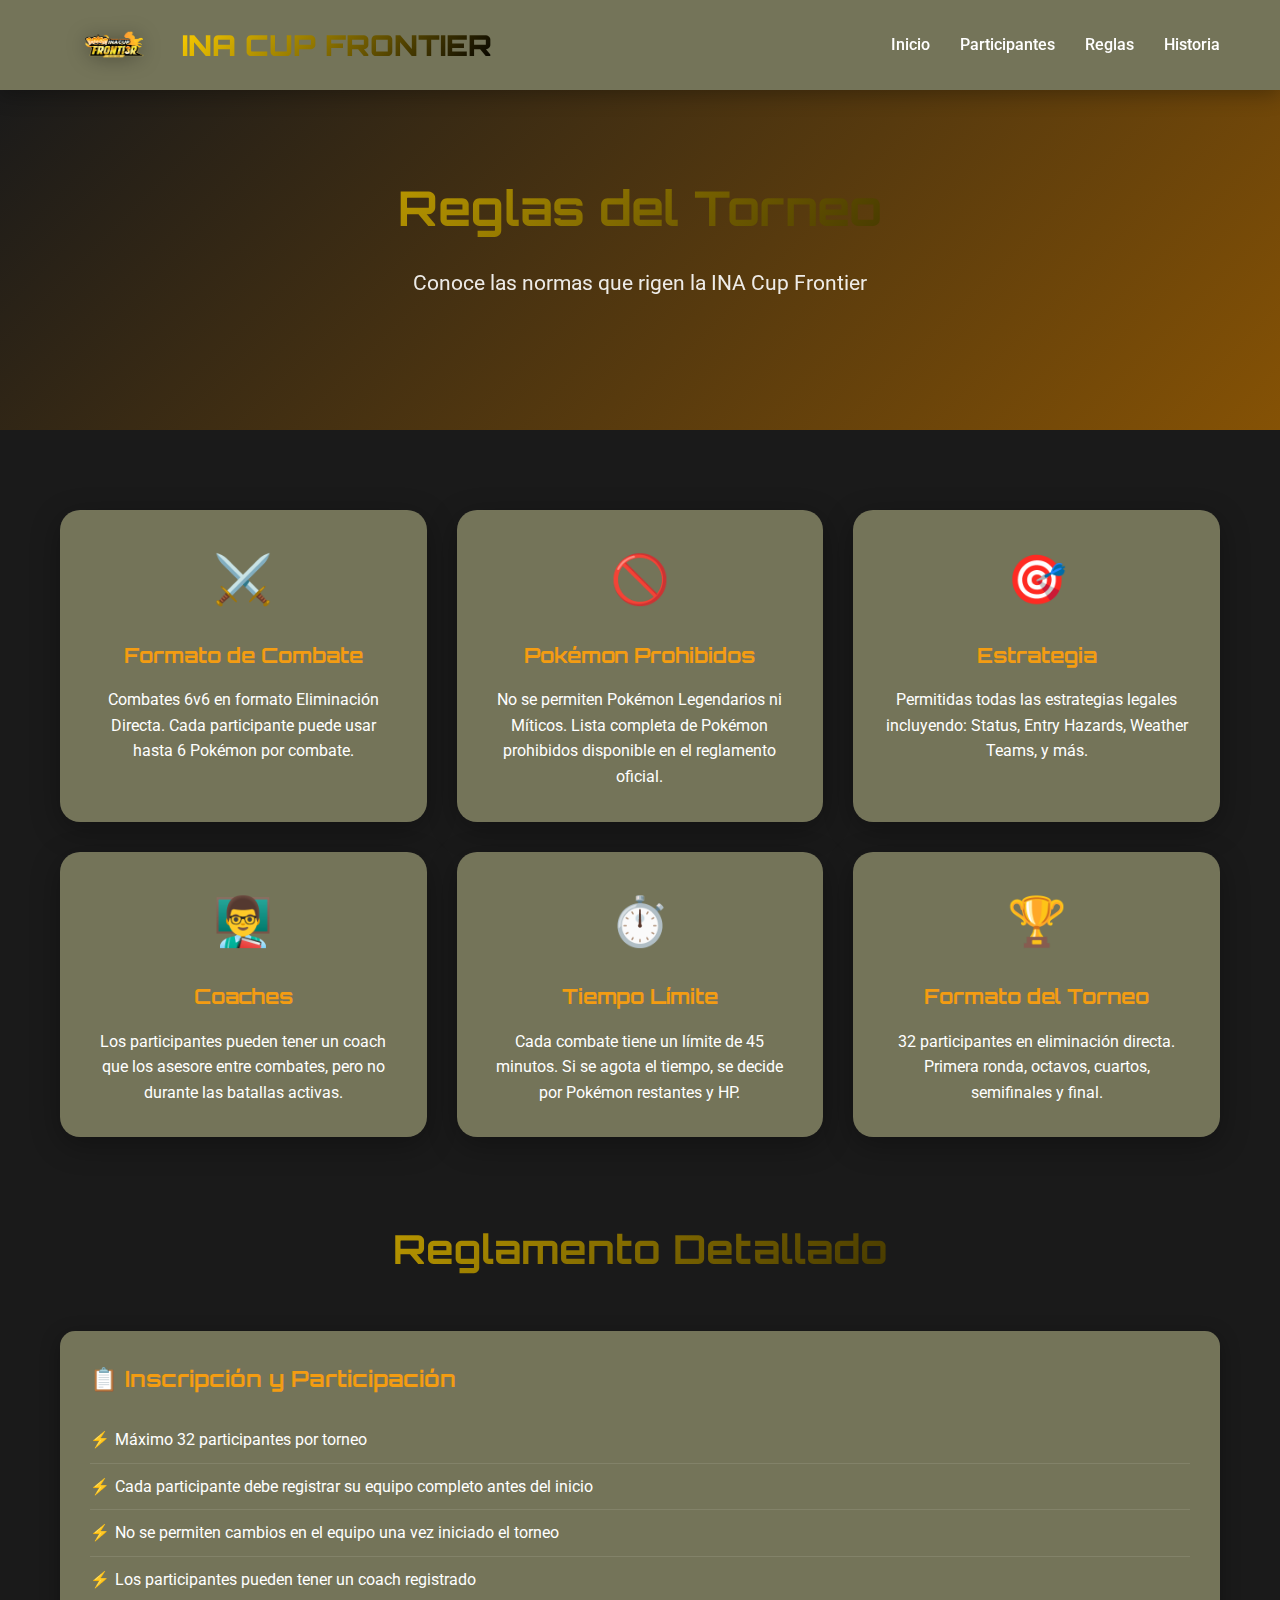
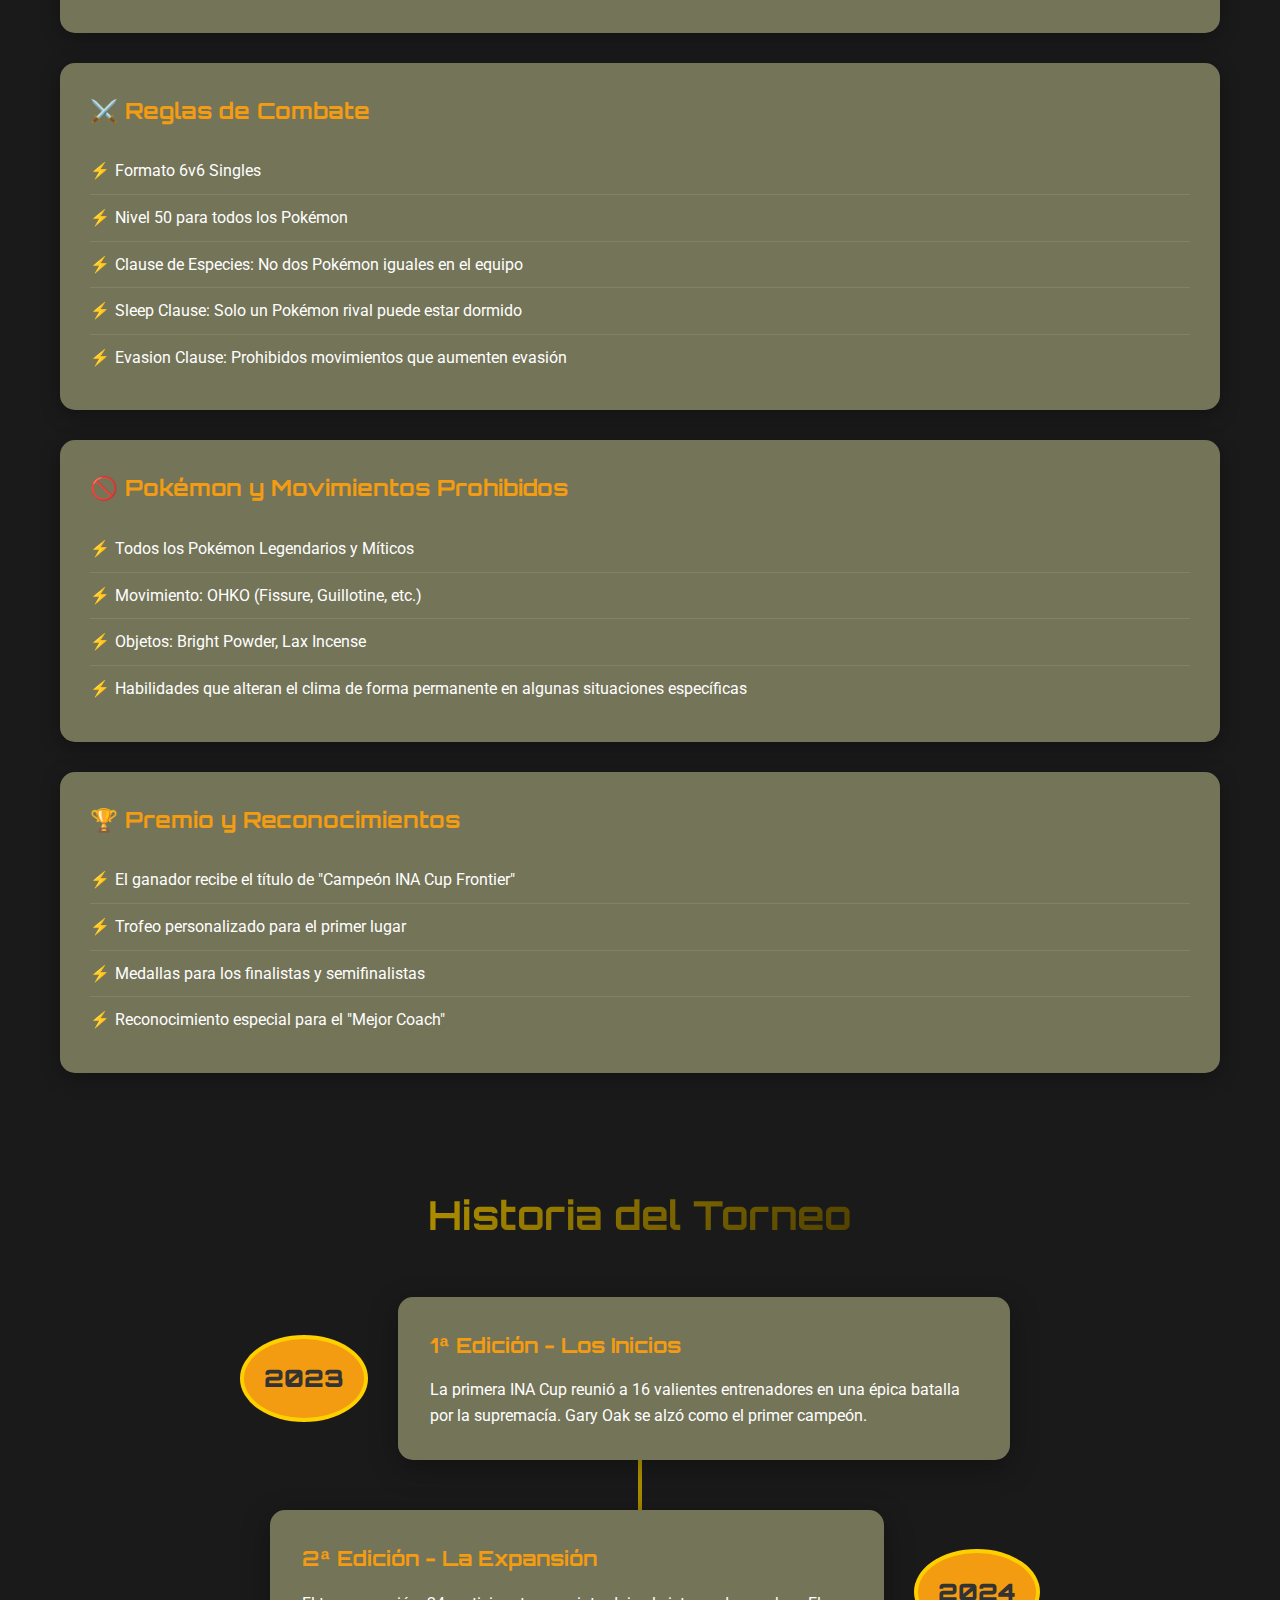
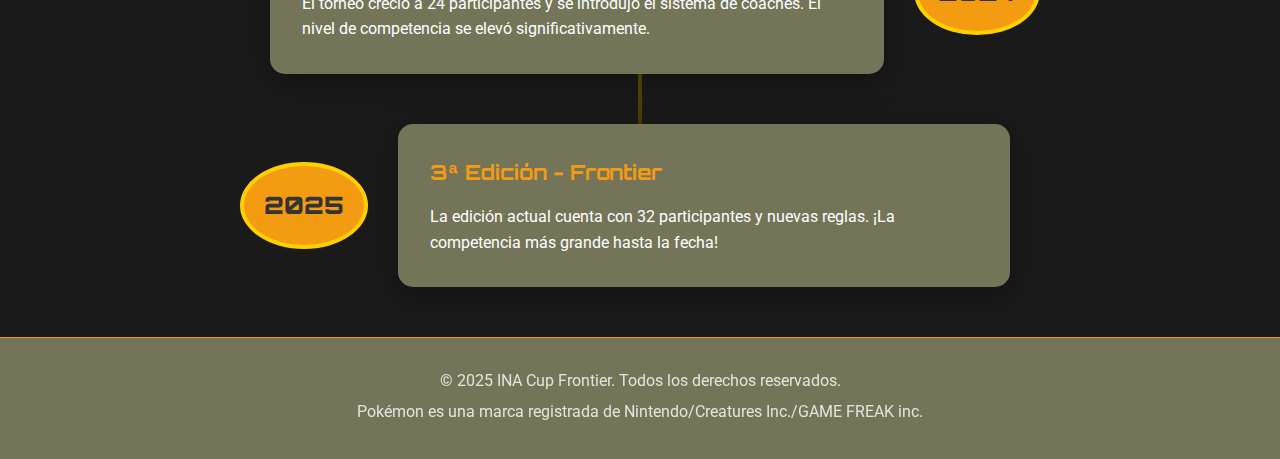
<file: rules.html>
<!DOCTYPE html>
<html lang="es">
<head>
    <meta charset="UTF-8">
    <meta name="viewport" content="width=device-width, initial-scale=1.0">
    <title>Reglas del Torneo - INA Cup</title>
    <link rel="stylesheet" href="styles.css">
    <link href="https://fonts.googleapis.com/css2?family=Orbitron:wght@400;700;900&family=Roboto:wght@300;400;700&display=swap" rel="stylesheet">
    <link rel="icon" href="INACUP-FRONTIER-LOGO2.png" type="image/png">
</head>
<body>
    <header class="header">
        <div class="container">
            <div class="logo-container">
                <img src="INACUP-FRONTIER-LOGO2.png" alt="INA Cup Logo" class="logo">
                <h1 class="tournament-title">INA CUP FRONTIER</h1>
            </div>
            <nav class="nav">
                <a href="index.html" class="nav-link">Inicio</a>
                <a href="index.html#participants" class="nav-link">Participantes</a>
                <a href="rules.html" class="nav-link">Reglas</a>
                <a href="#history" class="nav-link">Historia</a>
            </nav>
        </div>
    </header>

    <main class="main">
        <section class="rules-hero">
            <div class="container">
                <h2 class="hero-title">Reglas del Torneo</h2>
                <p class="hero-subtitle">Conoce las normas que rigen la INA Cup Frontier</p>
            </div>
        </section>

        <section class="rules-content">
            <div class="container">
                <div class="rules-grid">
                    <div class="rule-card">
                        <div class="rule-icon">⚔️</div>
                        <h3>Formato de Combate</h3>
                        <p>Combates 6v6 en formato Eliminación Directa. Cada participante puede usar hasta 6 Pokémon por combate.</p>
                    </div>

                    <div class="rule-card">
                        <div class="rule-icon">🚫</div>
                        <h3>Pokémon Prohibidos</h3>
                        <p>No se permiten Pokémon Legendarios ni Míticos. Lista completa de Pokémon prohibidos disponible en el reglamento oficial.</p>
                    </div>

                    <div class="rule-card">
                        <div class="rule-icon">🎯</div>
                        <h3>Estrategia</h3>
                        <p>Permitidas todas las estrategias legales incluyendo: Status, Entry Hazards, Weather Teams, y más.</p>
                    </div>

                    <div class="rule-card">
                        <div class="rule-icon">👨‍🏫</div>
                        <h3>Coaches</h3>
                        <p>Los participantes pueden tener un coach que los asesore entre combates, pero no durante las batallas activas.</p>
                    </div>

                    <div class="rule-card">
                        <div class="rule-icon">⏱️</div>
                        <h3>Tiempo Límite</h3>
                        <p>Cada combate tiene un límite de 45 minutos. Si se agota el tiempo, se decide por Pokémon restantes y HP.</p>
                    </div>

                    <div class="rule-card">
                        <div class="rule-icon">🏆</div>
                        <h3>Formato del Torneo</h3>
                        <p>32 participantes en eliminación directa. Primera ronda, octavos, cuartos, semifinales y final.</p>
                    </div>
                </div>

                <div class="detailed-rules">
                    <h2 class="section-title">Reglamento Detallado</h2>
                    
                    <div class="rule-section">
                        <h3>📋 Inscripción y Participación</h3>
                        <ul>
                            <li>Máximo 32 participantes por torneo</li>
                            <li>Cada participante debe registrar su equipo completo antes del inicio</li>
                            <li>No se permiten cambios en el equipo una vez iniciado el torneo</li>
                            <li>Los participantes pueden tener un coach registrado</li>
                        </ul>
                    </div>

                    <div class="rule-section">
                        <h3>⚔️ Reglas de Combate</h3>
                        <ul>
                            <li>Formato 6v6 Singles</li>
                            <li>Nivel 50 para todos los Pokémon</li>
                            <li>Clause de Especies: No dos Pokémon iguales en el equipo</li>
                            <li>Sleep Clause: Solo un Pokémon rival puede estar dormido</li>
                            <li>Evasion Clause: Prohibidos movimientos que aumenten evasión</li>
                        </ul>
                    </div>

                    <div class="rule-section">
                        <h3>🚫 Pokémon y Movimientos Prohibidos</h3>
                        <ul>
                            <li>Todos los Pokémon Legendarios y Míticos</li>
                            <li>Movimiento: OHKO (Fissure, Guillotine, etc.)</li>
                            <li>Objetos: Bright Powder, Lax Incense</li>
                            <li>Habilidades que alteran el clima de forma permanente en algunas situaciones específicas</li>
                        </ul>
                    </div>

                    <div class="rule-section">
                        <h3>🏆 Premio y Reconocimientos</h3>
                        <ul>
                            <li>El ganador recibe el título de "Campeón INA Cup Frontier"</li>
                            <li>Trofeo personalizado para el primer lugar</li>
                            <li>Medallas para los finalistas y semifinalistas</li>
                            <li>Reconocimiento especial para el "Mejor Coach"</li>
                        </ul>
                    </div>
                </div>
            </div>
        </section>

        <section id="history" class="history-section">
            <div class="container">
                <h2 class="section-title">Historia del Torneo</h2>
                <div class="history-timeline">
                    <div class="timeline-item">
                        <div class="timeline-year">2023</div>
                        <div class="timeline-content">
                            <h3>1ª Edición - Los Inicios</h3>
                            <p>La primera INA Cup reunió a 16 valientes entrenadores en una épica batalla por la supremacía. Gary Oak se alzó como el primer campeón.</p>
                        </div>
                    </div>
                    
                    <div class="timeline-item">
                        <div class="timeline-year">2024</div>
                        <div class="timeline-content">
                            <h3>2ª Edición - La Expansión</h3>
                            <p>El torneo creció a 24 participantes y se introdujo el sistema de coaches. El nivel de competencia se elevó significativamente.</p>
                        </div>
                    </div>
                    
                    <div class="timeline-item">
                        <div class="timeline-year">2025</div>
                        <div class="timeline-content">
                            <h3>3ª Edición - Frontier</h3>
                            <p>La edición actual cuenta con 32 participantes y nuevas reglas. ¡La competencia más grande hasta la fecha!</p>
                        </div>
                    </div>
                </div>
            </div>
        </section>
    </main>

    <footer class="footer">
        <div class="container">
            <p>&copy; 2025 INA Cup Frontier. Todos los derechos reservados.</p>
            <p>Pokémon es una marca registrada de Nintendo/Creatures Inc./GAME FREAK inc.</p>
        </div>
    </footer>

    <script src="script.js"></script>
</body>
</html>
</file>
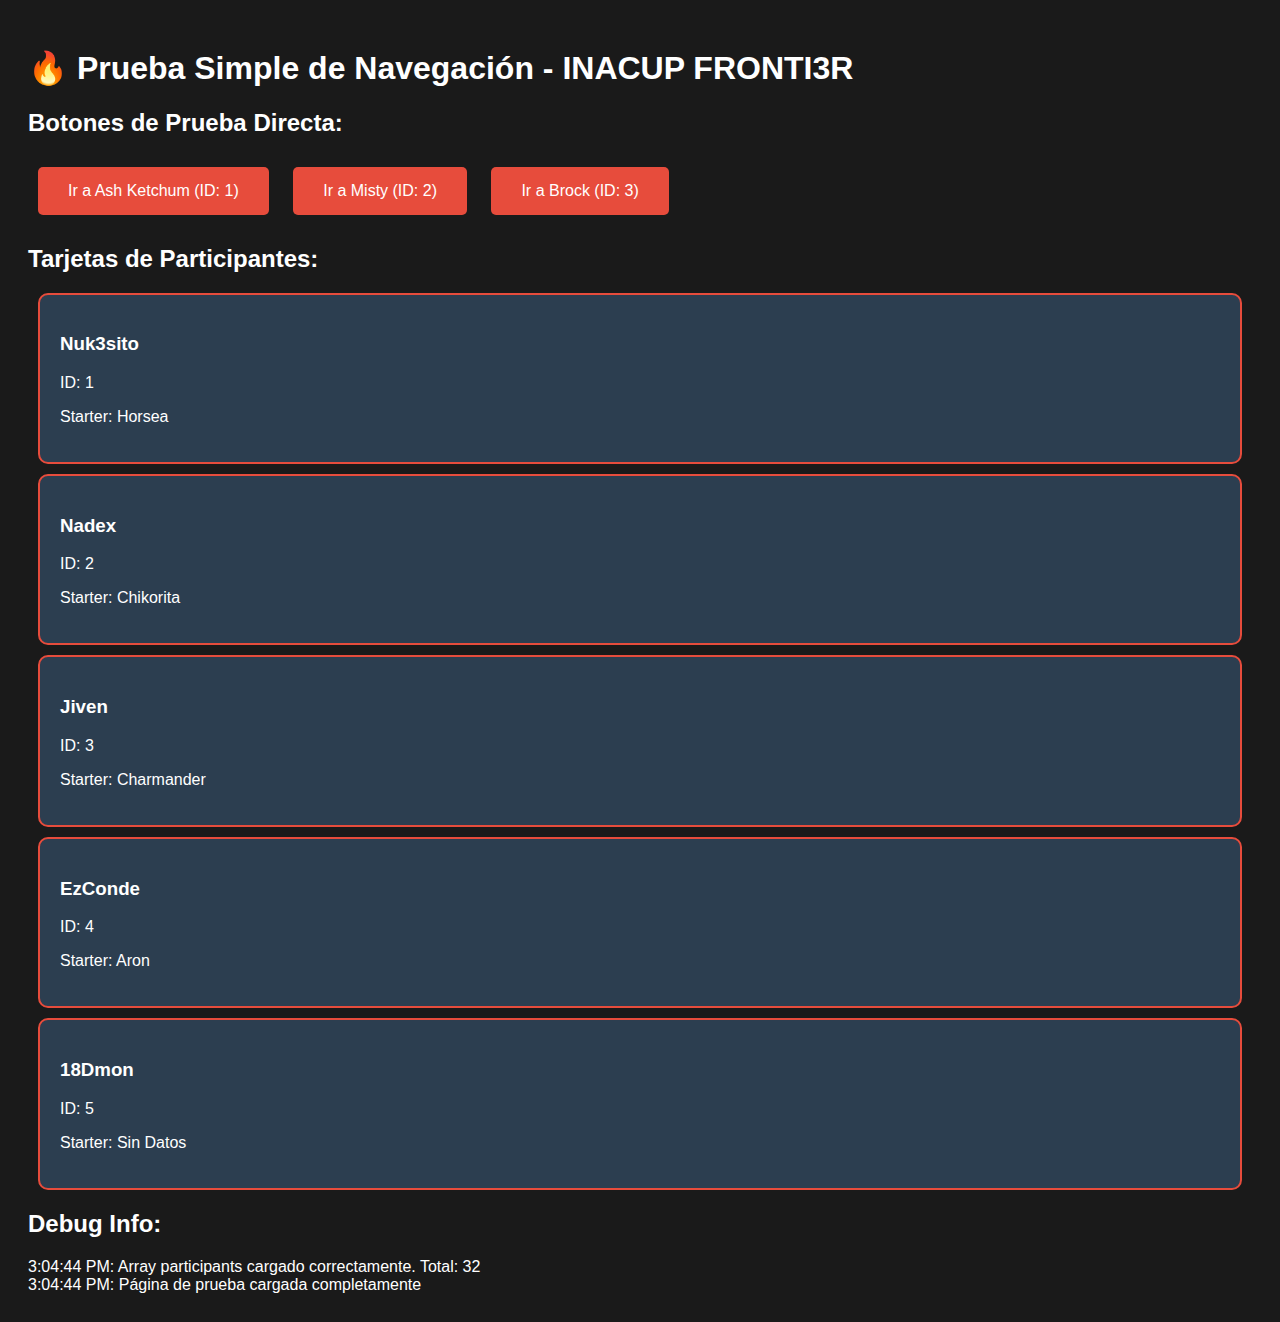
<file: simple-test.html>
<!DOCTYPE html>
<html lang="es">
<head>
    <meta charset="UTF-8">
    <meta name="viewport" content="width=device-width, initial-scale=1.0">
    <title>Prueba Simple - INACUP</title>
    <style>
        body { 
            font-family: Arial, sans-serif; 
            padding: 20px; 
            background: #1a1a1a;
            color: white;
        }
        .simple-card { 
            border: 2px solid #e74c3c; 
            padding: 20px; 
            margin: 10px; 
            cursor: pointer; 
            background: #2c3e50;
            border-radius: 10px;
        }
        .simple-card:hover { 
            background: #34495e; 
            border-color: #f39c12;
        }
        button {
            background: #e74c3c;
            color: white;
            border: none;
            padding: 15px 30px;
            border-radius: 5px;
            cursor: pointer;
            font-size: 16px;
            margin: 10px;
        }
        button:hover {
            background: #c0392b;
        }
    </style>
</head>
<body>
    <h1>🔥 Prueba Simple de Navegación - INACUP FRONTI3R</h1>
    
    <h2>Botones de Prueba Directa:</h2>
    <button onclick="testDirect(1)">Ir a Ash Ketchum (ID: 1)</button>
    <button onclick="testDirect(2)">Ir a Misty (ID: 2)</button>
    <button onclick="testDirect(3)">Ir a Brock (ID: 3)</button>
    
    <h2>Tarjetas de Participantes:</h2>
    <div id="cardsContainer">
        <p>Cargando...</p>
    </div>
    
    <h2>Debug Info:</h2>
    <div id="debugInfo"></div>
    
    <script src="participants.js"></script>
    <script>
        console.log('=== PÁGINA DE PRUEBA SIMPLE ===');
        
        function updateDebug(message) {
            const debugDiv = document.getElementById('debugInfo');
            debugDiv.innerHTML += '<div>' + new Date().toLocaleTimeString() + ': ' + message + '</div>';
            console.log(message);
        }
        
        function testDirect(id) {
            updateDebug('Probando navegación directa a ID: ' + id);
            localStorage.setItem('selectedParticipant', id);
            updateDebug('Guardado en localStorage: ' + localStorage.getItem('selectedParticipant'));
            window.location.href = 'profile.html';
        }
        
        // Verificar que participants esté disponible
        if (typeof participants !== 'undefined') {
            updateDebug('Array participants cargado correctamente. Total: ' + participants.length);
            
            const container = document.getElementById('cardsContainer');
            container.innerHTML = '';
            
            // Mostrar solo los primeros 5 para prueba
            participants.slice(0, 5).forEach(participant => {
                const card = document.createElement('div');
                card.className = 'simple-card';
                card.innerHTML = `
                    <h3>${participant.name}</h3>
                    <p>ID: ${participant.id}</p>
                    <p>Starter: ${participant.starterPokemon}</p>
                `;
                
                card.onclick = function() {
                    updateDebug('Click en tarjeta: ' + participant.name + ' (ID: ' + participant.id + ')');
                    localStorage.setItem('selectedParticipant', participant.id);
                    updateDebug('Guardado en localStorage: ' + localStorage.getItem('selectedParticipant'));
                    window.location.href = 'profile.html';
                };
                
                container.appendChild(card);
            });
        } else {
            updateDebug('ERROR: Array participants no está disponible');
        }
        
        updateDebug('Página de prueba cargada completamente');
    </script>
</body>
</html>
</file>
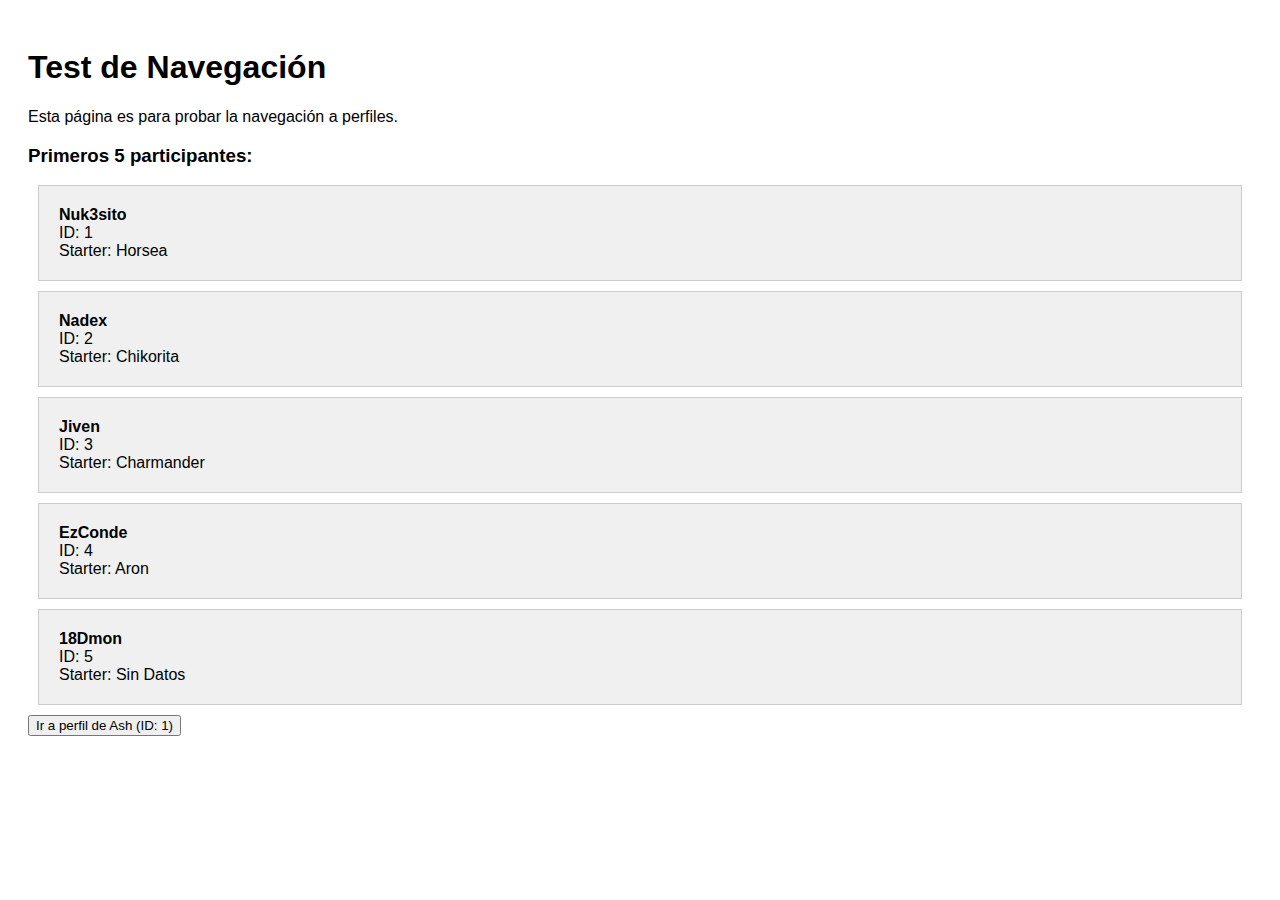
<file: test.html>
<!DOCTYPE html>
<html lang="es">
<head>
    <meta charset="UTF-8">
    <meta name="viewport" content="width=device-width, initial-scale=1.0">
    <title>Test - INACUP</title>
    <style>
        body { font-family: Arial, sans-serif; padding: 20px; }
        .test-card { 
            border: 1px solid #ccc; 
            padding: 20px; 
            margin: 10px; 
            cursor: pointer; 
            background: #f0f0f0;
        }
        .test-card:hover { background: #e0e0e0; }
    </style>
</head>
<body>
    <h1>Test de Navegación</h1>
    <p>Esta página es para probar la navegación a perfiles.</p>
    
    <div id="testArea">
        <p>Cargando participantes...</p>
    </div>
    
    <button onclick="testNavigation()">Ir a perfil de Ash (ID: 1)</button>
    
    <script src="participants.js"></script>
    <script>
        console.log('Test page loaded');
        console.log('Participants available:', typeof participants !== 'undefined');
        
        if (typeof participants !== 'undefined') {
            console.log('Total participants:', participants.length);
            
            const testArea = document.getElementById('testArea');
            testArea.innerHTML = '<h3>Primeros 5 participantes:</h3>';
            
            participants.slice(0, 5).forEach(participant => {
                const card = document.createElement('div');
                card.className = 'test-card';
                card.innerHTML = `
                    <strong>${participant.name}</strong><br>
                    ID: ${participant.id}<br>
                    Starter: ${participant.starterPokemon}
                `;
                
                card.addEventListener('click', function() {
                    console.log('Clicked on:', participant.name);
                    localStorage.setItem('selectedParticipant', participant.id);
                    window.location.href = 'profile.html';
                });
                
                testArea.appendChild(card);
            });
        }
        
        function testNavigation() {
            console.log('Test button clicked');
            localStorage.setItem('selectedParticipant', '1');
            window.location.href = 'profile.html';
        }
    </script>
</body>
</html>
</file>
<file: styles.css>
/* Reset y variables CSS */
* {
    margin: 0;
    padding: 0;
    box-sizing: border-box;
}

:root {
    --primary-color: #DC7B0A;        /* Naranja principal del logo */
    --secondary-color: #6C6864;      /* Gris del logo */
    --accent-color: #F7E27A;         /* Amarillo dorado del logo */
    --accent-secondary: #FBE932;     /* Amarillo brillante del logo */
    --dark-accent: #F5BA29;          /* Naranja/amarillo del logo */
    --dark-bg: #1a1a1a;             /* Negro profundo */
    --light-bg: #A8993E;            /* Verde oliva del logo */
    --card-bg: #747459;              /* Gris verdoso del logo */
    --text-light: #F1EEC8;          /* Crema claro del logo */
    --text-dark: #333333;
    --shadow: rgba(0, 0, 0, 0.3);
    --gradient: linear-gradient(135deg, var(--primary-color), var(--dark-accent));
    --gradient-secondary: linear-gradient(135deg, var(--accent-color), var(--accent-secondary));
}

:root {
    --primary-color: #ffd000;        /* Rojo del logo */
    --secondary-color: #000000;      /* Azul oscuro del logo */
    --accent-color: #f39c12;         /* Dorado/naranja del logo */
    --dark-bg: #1a1a1a;             /* Negro profundo */
    --light-bg: #855205;            /* Azul grisáceo del logo */
    --text-light: #ffffff;
    --text-dark: #333333;
    --shadow: rgba(0, 0, 0, 0.3);
    --gradient: linear-gradient(135deg, var(--primary-color), var(--secondary-color));
}

body {
    font-family: 'Roboto', sans-serif;
    background: var(--dark-bg);
    color: var(--text-light);
    line-height: 1.6;
}

.pokeball-icon {
    width: 20px;
    height: 20px;
    display: inline-block;
    vertical-align: middle;
    margin-right: 5px;
}

.container {
    max-width: 1200px;
    margin: 0 auto;
    padding: 0 20px;
}

/* Header */
.header {
    background: var(--card-bg);
    box-shadow: 0 4px 20px var(--shadow);
    position: sticky;
    top: 0;
    z-index: 100;
}

.header .container {
    display: flex;
    justify-content: space-between;
    align-items: center;
    padding: 15px 20px;
}

.logo-container {
    display: flex;
    align-items: center;
    gap: 15px;
}

.logo {
    height: 60px;
    width: auto;
    filter: drop-shadow(0 2px 10px var(--shadow));
}

.tournament-title {
    font-family: 'Orbitron', monospace;
    font-weight: 900;
    font-size: 1.8rem;
    background: var(--gradient);
    -webkit-background-clip: text;
    -webkit-text-fill-color: transparent;
    background-clip: text;
}

.nav {
    display: flex;
    gap: 30px;
}

.nav-link {
    color: var(--text-light);
    text-decoration: none;
    font-weight: 500;
    position: relative;
}

.nav-link:hover {
    color: var(--accent-color);
}

/* Hero Section */
.hero {
    padding: 80px 0;
    background: linear-gradient(135deg, var(--dark-bg) 0%, var(--card-bg) 100%);
    text-align: center;
}

.hero-title {
    font-family: 'Orbitron', monospace;
    font-size: 3rem;
    font-weight: 700;
    margin-bottom: 20px;
    background: var(--gradient);
    -webkit-background-clip: text;
    -webkit-text-fill-color: transparent;
    background-clip: text;
}

.hero-subtitle {
    font-size: 1.3rem;
    margin-bottom: 50px;
    opacity: 0.9;
}

.tournament-info {
    display: grid;
    grid-template-columns: repeat(auto-fit, minmax(250px, 1fr));
    gap: 30px;
    margin-top: 50px;
}

.info-card {
    background: var(--card-bg);
    padding: 30px;
    border-radius: 15px;
    box-shadow: 0 8px 30px var(--shadow);
    border: 2px solid transparent;
}

.info-card:hover {
    border-color: var(--accent-color);
    background: var(--light-bg);
}

.info-card h3 {
    font-family: 'Orbitron', monospace;
    font-size: 1.5rem;
    color: var(--accent-color);
    margin-bottom: 10px;
}

/* Participants Section */
.participants-section {
    padding: 80px 0;
    background: var(--dark-bg);
}

.section-title {
    font-family: 'Orbitron', monospace;
    font-size: 2.5rem;
    text-align: center;
    margin-bottom: 50px;
    background: var(--gradient);
    -webkit-background-clip: text;
    -webkit-text-fill-color: transparent;
    background-clip: text;
}

.participants-grid {
    display: grid;
    grid-template-columns: repeat(auto-fill, minmax(280px, 1fr));
    gap: 30px;
    padding: 20px 0;
}

.participant-card {
    background: var(--card-bg);
    border-radius: 20px;
    padding: 25px;
    text-align: center;
    cursor: pointer;
    border: 2px solid transparent;
    position: relative;
    overflow: hidden;
}

.participant-card:hover {
    box-shadow: 0 20px 50px var(--shadow);
    border-color: var(--accent-color);
    background: var(--light-bg);
}

.participant-number {
    position: absolute;
    top: 10px;
    right: 15px;
    background: var(--accent-color);
    color: var(--text-dark);
    font-family: 'Orbitron', monospace;
    font-weight: 700;
    font-size: 0.9rem;
    padding: 5px 10px;
    border-radius: 15px;
    box-shadow: 0 2px 10px rgba(220, 123, 10, 0.3);
}

.participant-avatar {
    width: 120px;
    height: 120px;
    border-radius: 50%;
    margin: 0 auto 20px;
    border: 4px solid var(--accent-color);
    object-fit: cover;
}

.participant-name {
    font-family: 'Orbitron', monospace;
    font-size: 1.3rem;
    font-weight: 700;
    margin-bottom: 10px;
    color: var(--accent-color);
}

.participant-info {
    margin-bottom: 15px;
}

.starter-pokemon {
    display: inline-block;
    background: var(--gradient-secondary);
    color: var(--text-dark);
    padding: 5px 15px;
    border-radius: 20px;
    font-size: 0.9rem;
    font-weight: 500;
    margin-bottom: 10px;
}

.has-coach {
    color: var(--primary-color);
    font-size: 0.9rem;
    font-weight: 500;
}

.no-coach {
    color: #888;
    font-size: 0.9rem;
}

/* Footer */
.footer {
    background: var(--card-bg);
    padding: 30px 0;
    text-align: center;
    border-top: 1px solid var(--accent-color);
}

.footer p {
    margin-bottom: 5px;
    opacity: 0.8;
}

/* Estilos para la página de reglas */
.rules-hero {
    padding: 80px 0;
    background: linear-gradient(135deg, var(--dark-bg) 0%, var(--light-bg) 100%);
    text-align: center;
}

.rules-content {
    padding: 80px 0;
    background: var(--dark-bg);
}

.rules-grid {
    display: grid;
    grid-template-columns: repeat(auto-fit, minmax(300px, 1fr));
    gap: 30px;
    margin-bottom: 80px;
}

.rule-card {
    background: var(--card-bg);
    padding: 30px;
    border-radius: 20px;
    text-align: center;
    box-shadow: 0 8px 30px var(--shadow);
    border: 2px solid transparent;
}

.rule-card:hover {
    border-color: var(--accent-color);
    background: var(--light-bg);
}

.rule-icon {
    font-size: 3rem;
    margin-bottom: 20px;
}

.rule-card h3 {
    font-family: 'Orbitron', monospace;
    color: var(--accent-color);
    margin-bottom: 15px;
    font-size: 1.3rem;
}

.detailed-rules {
    margin-top: 50px;
}

.rule-section {
    background: var(--card-bg);
    padding: 30px;
    border-radius: 15px;
    margin-bottom: 30px;
    box-shadow: 0 5px 20px var(--shadow);
}

.rule-section h3 {
    font-family: 'Orbitron', monospace;
    color: var(--accent-color);
    margin-bottom: 20px;
    font-size: 1.4rem;
}

.rule-section ul {
    list-style: none;
    padding: 0;
}

.rule-section li {
    padding: 10px 0;
    border-bottom: 1px solid rgba(255, 255, 255, 0.1);
    position: relative;
    padding-left: 25px;
}

.rule-section li:before {
    content: '⚡';
    position: absolute;
    left: 0;
    color: var(--accent-color);
}

.rule-section li:last-child {
    border-bottom: none;
}

/* Timeline para la historia */
.history-timeline {
    position: relative;
    max-width: 800px;
    margin: 0 auto;
}

.history-timeline::before {
    content: '';
    position: absolute;
    left: 50%;
    top: 0;
    bottom: 0;
    width: 4px;
    background: var(--gradient);
    transform: translateX(-50%);
}

.timeline-item {
    display: flex;
    align-items: center;
    margin-bottom: 50px;
    position: relative;
}

.timeline-item:nth-child(odd) {
    flex-direction: row;
}

.timeline-item:nth-child(even) {
    flex-direction: row-reverse;
}

.timeline-year {
    flex: 0 0 100px;
    text-align: center;
    font-family: 'Orbitron', monospace;
    font-size: 1.5rem;
    font-weight: 900;
    color: var(--text-dark);
    background: var(--accent-color);
    padding: 20px;
    border-radius: 50%;
    border: 4px solid var(--primary-color);
    position: relative;
    z-index: 2;
}

.timeline-content {
    flex: 1;
    background: var(--card-bg);
    padding: 30px;
    border-radius: 15px;
    margin: 0 30px;
    box-shadow: 0 8px 30px var(--shadow);
    border: 2px solid transparent;
}

.timeline-content:hover {
    border-color: var(--accent-color);
    background: var(--light-bg);
}

.timeline-content h3 {
    font-family: 'Orbitron', monospace;
    color: var(--accent-color);
    margin-bottom: 15px;
    font-size: 1.3rem;
}

/* Responsive Design */
@media (max-width: 768px) {
    .header .container {
        flex-direction: column;
        gap: 20px;
    }

    .tournament-title {
        font-size: 1.4rem;
    }

    .hero-title {
        font-size: 2rem;
    }

    .nav {
        gap: 20px;
    }

    .participants-grid {
        grid-template-columns: repeat(auto-fill, minmax(250px, 1fr));
        gap: 20px;
    }

    .tournament-info {
        grid-template-columns: 1fr;
        gap: 20px;
    }

    .rules-grid {
        grid-template-columns: 1fr;
    }

    .history-timeline::before {
        left: 30px;
    }

    .timeline-item {
        flex-direction: column !important;
        align-items: flex-start;
        padding-left: 60px;
    }

    .timeline-year {
        position: absolute;
        left: 0;
        flex: none;
        width: 60px;
        height: 60px;
        padding: 10px;
        font-size: 1rem;
    }

    .timeline-content {
        margin: 0;
        margin-top: 20px;
        width: 100%;
    }
}

@media (max-width: 480px) {
    .hero-title {
        font-size: 1.8rem;
    }
    
    .section-title {
        font-size: 2rem;
    }
    
    .participants-grid {
        grid-template-columns: 1fr;
    }

    .timeline-item {
        padding-left: 50px;
    }

    .timeline-year {
        width: 50px;
        height: 50px;
        font-size: 0.9rem;
        padding: 5px;
    }
}
</file>
